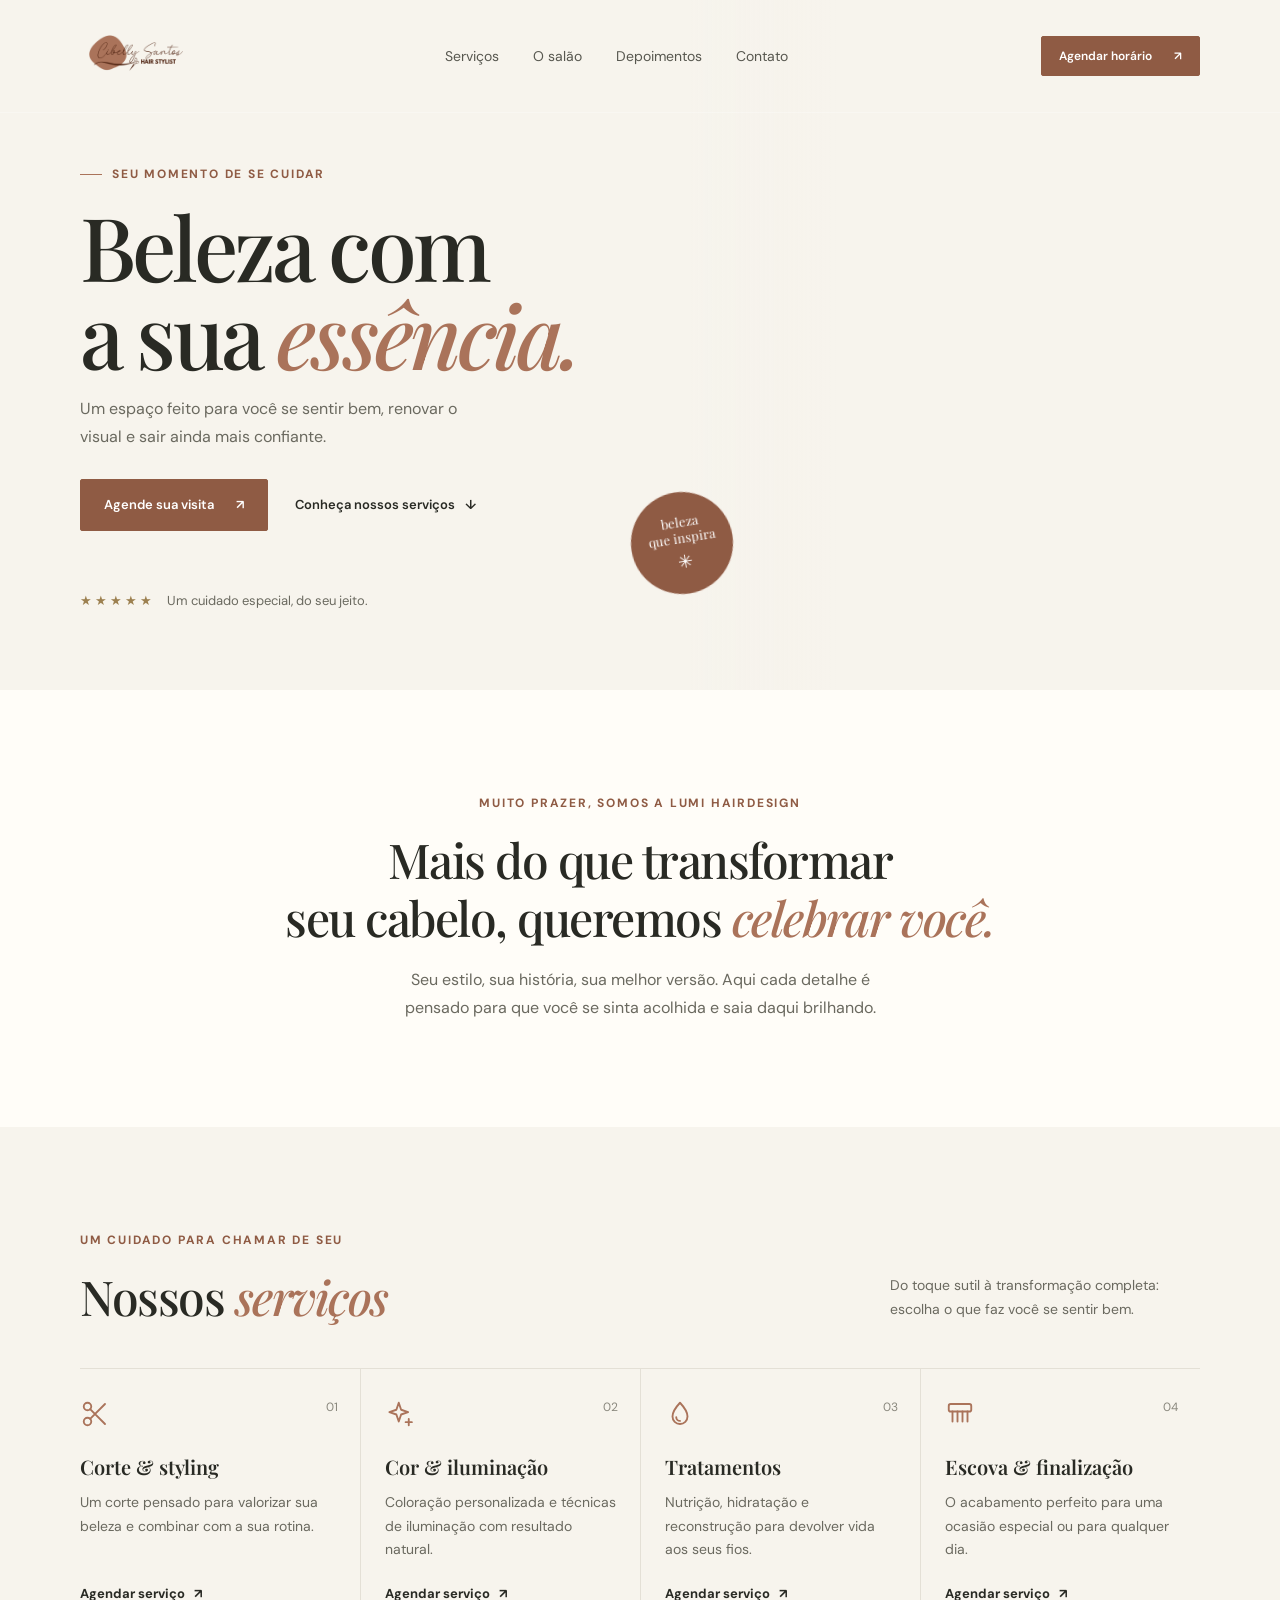
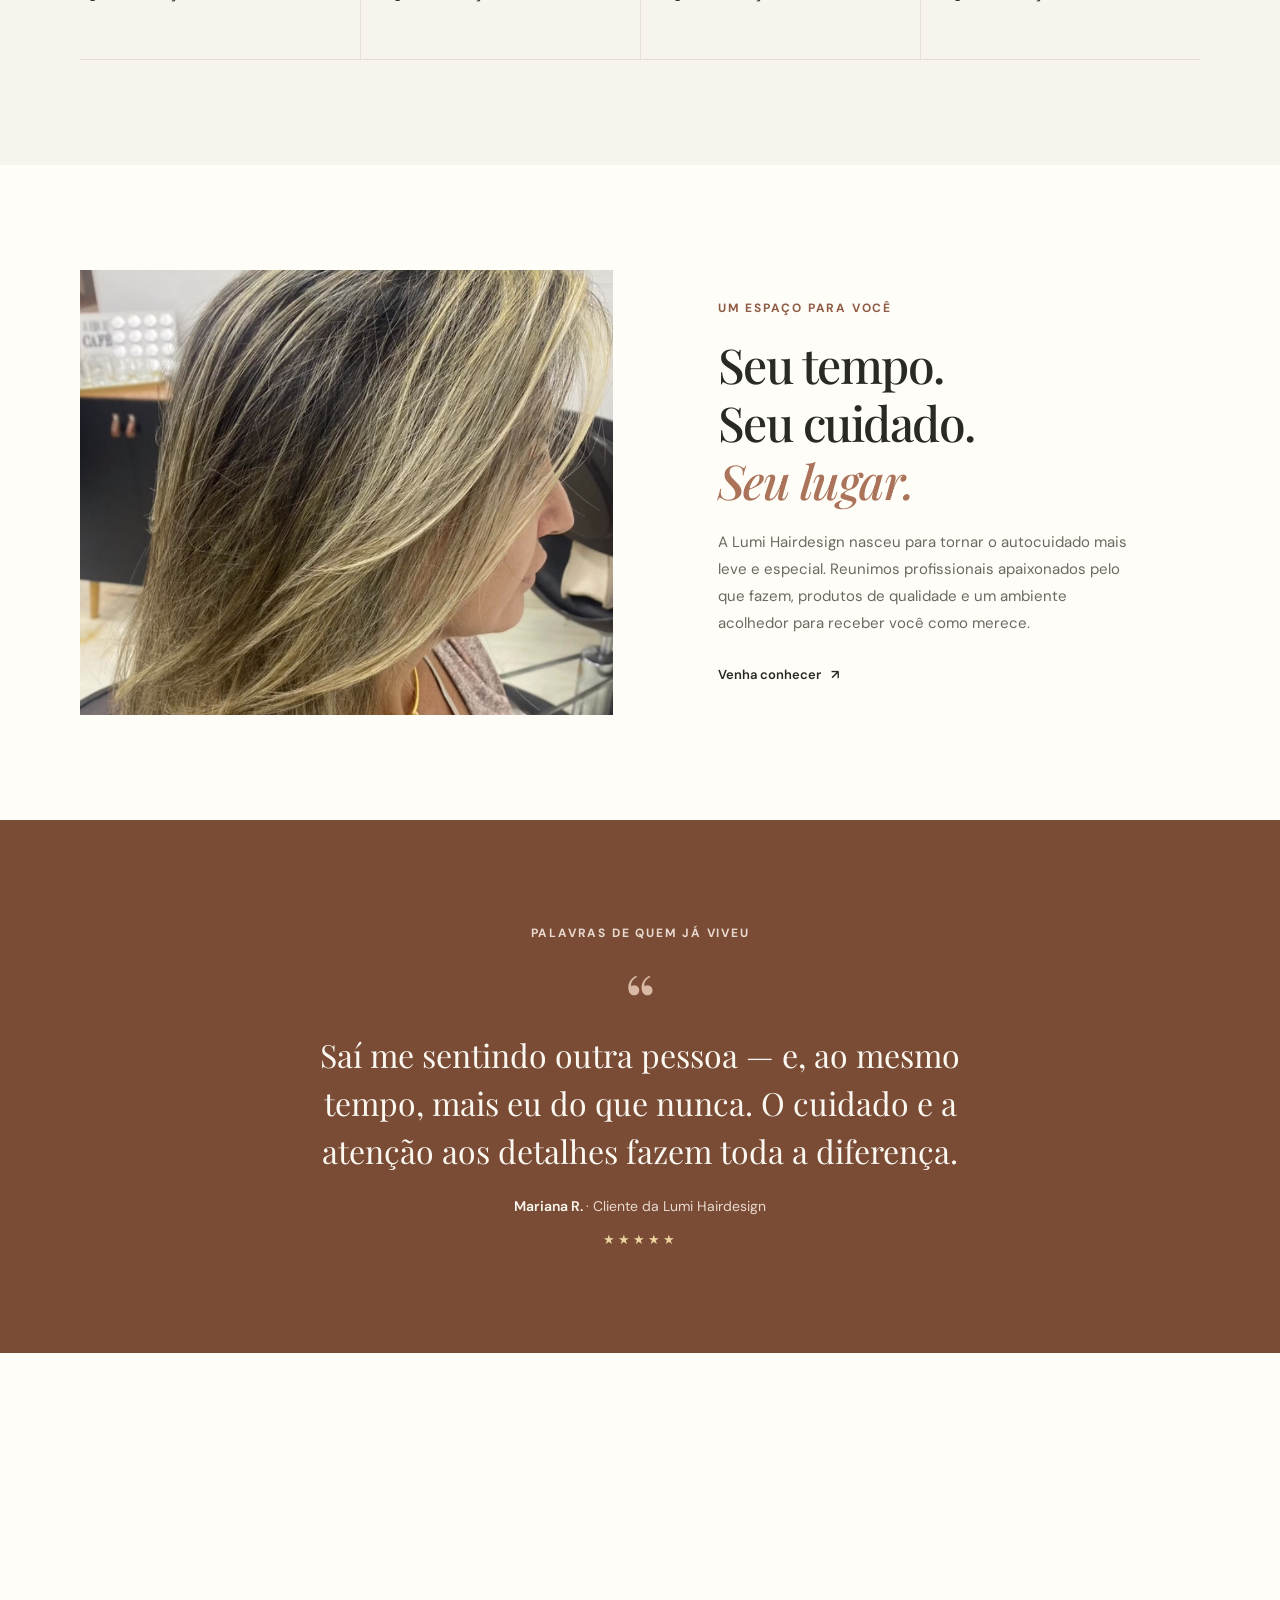
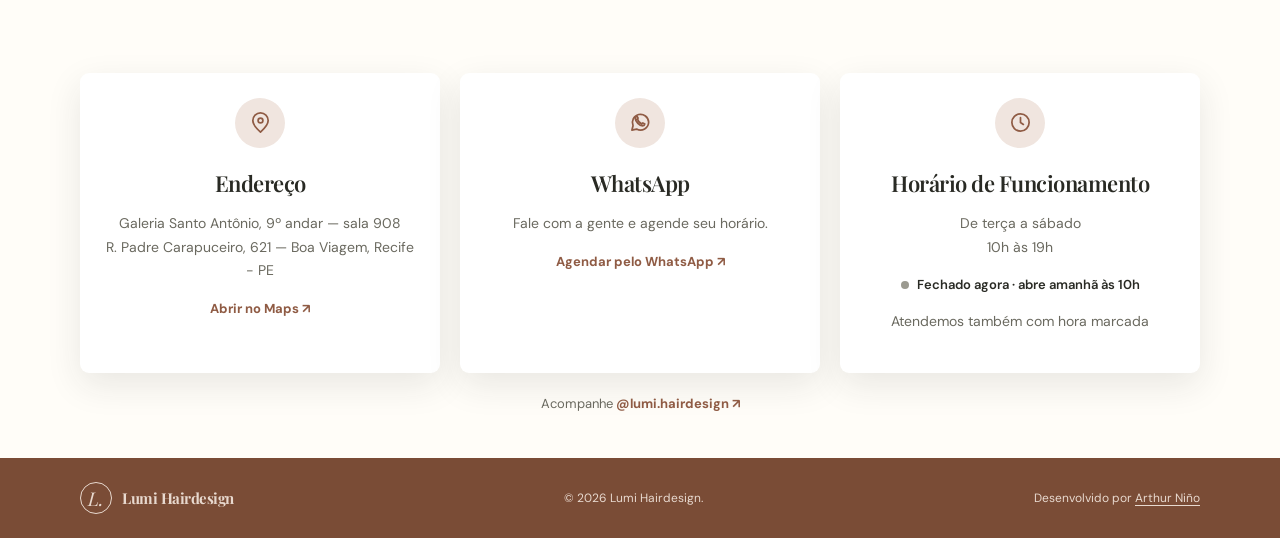
<file: index.html>
<!DOCTYPE html>
<html lang="pt-BR">
<head>
  <meta charset="UTF-8">
  <meta name="viewport" content="width=device-width, initial-scale=1.0">
  <meta name="description" content="Conheça a Lumi Hairdesign: beleza, cuidado e estilo em um só lugar. Agende seu horário.">
  <title>Lumi Hairdesign | Beleza com a sua essência</title>
  <link rel="preconnect" href="https://fonts.googleapis.com">
  <link rel="preconnect" href="https://fonts.gstatic.com" crossorigin>
  <link href="https://fonts.googleapis.com/css2?family=DM+Sans:wght@400;500;600;700&family=Playfair+Display:wght@500;600;700&display=swap" rel="stylesheet">
  <script>document.documentElement.classList.add("js");</script>
  <link rel="stylesheet" href="style.css">
  <link rel="stylesheet" href="styles/header.css">
  <link rel="stylesheet" href="styles/hero.css">
  <link rel="stylesheet" href="styles/sections.css">
  <link rel="stylesheet" href="styles/footer.css">
  <link rel="stylesheet" href="styles/responsive.css">
  <link rel="stylesheet" href="styles/motion.css">
</head>
<body>
  <header class="site-header">
    <nav class="navigation container" aria-label="Navegação principal">
      <a class="brand" href="#inicio" aria-label="Lumi Hairdesign - início">
        <!-- Para trocar o logo: altere o src/alt abaixo e, se preciso, --logo-size em styles/header.css -->
        <img class="header-logo" src="assets/logo.png" alt="Logotipo de Cibelly Santos Hair Stylist">
      </a>
      <div class="nav-links" id="menu">
        <a href="#servicos">Serviços</a>
        <a href="#sobre">O salão</a>
        <a href="#depoimentos">Depoimentos</a>
        <a href="#contato">Contato</a>
      </div>
      <a class="button button-small" href="#contato">Agendar horário <span aria-hidden="true">↗</span></a>
      <button class="menu-toggle" type="button" aria-controls="menu" aria-expanded="false" aria-label="Abrir menu">
        <span></span>
        <span></span>
      </button>
    </nav>
  </header>

  <main>
    <section class="hero" id="inicio">
      <div class="hero-content container">
        <p class="eyebrow"><span></span> Seu momento de se cuidar</p>
        <h1>Beleza com<br>a sua <em>essência.</em></h1>
        <p class="hero-copy">Um espaço feito para você se sentir bem, renovar o visual e sair ainda mais confiante.</p>
        <div class="hero-actions">
          <a class="button" href="#contato">Agende sua visita <span aria-hidden="true">↗</span></a>
          <a class="text-link" href="#servicos">Conheça nossos serviços <span aria-hidden="true">↓</span></a>
        </div>
        <div class="hero-note">
          <span class="note-stars" aria-label="5 estrelas">★★★★★</span>
          <span>Um cuidado especial, do seu jeito.</span>
        </div>
      </div>
      <div class="hero-image" role="img" aria-label="Interior de salão de beleza com cadeira profissional"></div>
      <div class="hero-stamp" aria-hidden="true"><span>beleza<br>que inspira</span><b>✳</b></div>
    </section>

    <section class="intro section-pad">
      <div class="container intro-inner">
        <p class="eyebrow">Muito prazer, somos a Lumi Hairdesign</p>
        <h2>Mais do que transformar<br>seu cabelo, queremos <em>celebrar você.</em></h2>
        <p>Seu estilo, sua história, sua melhor versão. Aqui cada detalhe é pensado para que você se sinta acolhida e saia daqui brilhando.</p>
      </div>
    </section>

    <section class="services section-pad" id="servicos">
      <div class="container">
        <div class="section-heading">
          <div>
            <p class="eyebrow">Um cuidado para chamar de seu</p>
            <h2>Nossos <em>serviços</em></h2>
          </div>
          <p>Do toque sutil à transformação completa: escolha o que faz você se sentir bem.</p>
        </div>
        <div class="service-grid">
          <article class="service-card">
            <span class="service-number">01</span>
            <div class="service-icon" aria-hidden="true">
              <svg viewBox="0 0 24 24"><circle cx="6" cy="6" r="3"/><circle cx="6" cy="18" r="3"/><path d="M8.1 8.1 20 20M8.1 15.9 20 4"/></svg>
            </div>
            <h3>Corte &amp; styling</h3>
            <p>Um corte pensado para valorizar sua beleza e combinar com a sua rotina.</p>
            <a href="#contato" data-whatsapp="Corte &amp; styling" aria-label="Agendar corte e styling">Agendar serviço <span aria-hidden="true">↗</span></a>
          </article>
          <article class="service-card">
            <span class="service-number">02</span>
            <div class="service-icon" aria-hidden="true">
              <svg viewBox="0 0 24 24"><path d="m11 3 1.9 5.6L18.5 10.5l-5.6 1.9L11 18l-1.9-5.6L3.5 10.5l5.6-1.9Z"/><path d="M19 16v5M16.5 18.5h5"/></svg>
            </div>
            <h3>Cor &amp; iluminação</h3>
            <p>Coloração personalizada e técnicas de iluminação com resultado natural.</p>
            <a href="#contato" data-whatsapp="Cor &amp; iluminação" aria-label="Agendar cor e iluminação">Agendar serviço <span aria-hidden="true">↗</span></a>
          </article>
          <article class="service-card">
            <span class="service-number">03</span>
            <div class="service-icon" aria-hidden="true">
              <svg viewBox="0 0 24 24"><path d="M12 3s6 6.4 6 11a6 6 0 0 1-12 0c0-4.6 6-11 6-11Z"/><path d="M9 14.5a3 3 0 0 0 3 3"/></svg>
            </div>
            <h3>Tratamentos</h3>
            <p>Nutrição, hidratação e reconstrução para devolver vida aos seus fios.</p>
            <a href="#contato" data-whatsapp="Tratamentos" aria-label="Agendar tratamento capilar">Agendar serviço <span aria-hidden="true">↗</span></a>
          </article>
          <article class="service-card">
            <span class="service-number">04</span>
            <div class="service-icon" aria-hidden="true">
              <svg viewBox="0 0 24 24"><rect x="3" y="4" width="18" height="6" rx="1.5"/><path d="M6 10v8M10 10v8M14 10v8M18 10v8"/></svg>
            </div>
            <h3>Escova &amp; finalização</h3>
            <p>O acabamento perfeito para uma ocasião especial ou para qualquer dia.</p>
            <a href="#contato" data-whatsapp="Escova &amp; finalização" aria-label="Agendar escova e finalização">Agendar serviço <span aria-hidden="true">↗</span></a>
          </article>
        </div>
      </div>
    </section>

    <section class="about section-pad" id="sobre">
      <div class="container about-grid">
        <div class="about-image">
          <img src="assets/img1.jpg" alt="Resultado de cabelo com mechas loiras feito no salão" loading="lazy">
        </div>
        <div class="about-copy">
          <p class="eyebrow">Um espaço para você</p>
          <h2>Seu tempo.<br>Seu cuidado.<br><em>Seu lugar.</em></h2>
          <p>A Lumi Hairdesign nasceu para tornar o autocuidado mais leve e especial. Reunimos profissionais apaixonados pelo que fazem, produtos de qualidade e um ambiente acolhedor para receber você como merece.</p>
          <a class="text-link" href="#contato">Venha conhecer <span aria-hidden="true">↗</span></a>
        </div>
      </div>
    </section>

    <section class="quote section-pad" id="depoimentos">
      <div class="container quote-inner">
        <p class="eyebrow">Palavras de quem já viveu</p>
        <span class="quote-mark" aria-hidden="true">“</span>
        <blockquote>Saí me sentindo outra pessoa — e, ao mesmo tempo, mais eu do que nunca. O cuidado e a atenção aos detalhes fazem toda a diferença.</blockquote>
        <p class="quote-author">Mariana R. <span>· Cliente da Lumi Hairdesign</span></p>
        <div class="quote-stars" aria-label="5 de 5 estrelas">★★★★★</div>
      </div>
    </section>

    <section class="contact section-pad" id="contato">
      <div class="contact-map">
        <iframe
          title="Mapa da Lumi Hairdesign em Boa Viagem, Recife"
          src="https://maps.google.com/maps?q=R.%20Padre%20Carapuceiro%2C%20621%2C%20Boa%20Viagem%2C%20Recife%20-%20PE&t=&z=15&ie=UTF8&iwloc=&output=embed"
          loading="lazy"
          referrerpolicy="no-referrer-when-downgrade"
          allowfullscreen>
        </iframe>
      </div>
      <div class="container">
        <div class="contact-cards">
          <article class="contact-card">
            <span class="contact-icon" aria-hidden="true">
              <svg viewBox="0 0 24 24"><path d="M20 10c0 5-8 12-8 12S4 15 4 10a8 8 0 1 1 16 0Z"/><circle cx="12" cy="10" r="2.5"/></svg>
            </span>
            <h2>Endereço</h2>
            <p>Galeria Santo Antônio, 9º andar — sala 908<br>R. Padre Carapuceiro, 621 — Boa Viagem, Recife - PE</p>
            <a href="https://www.google.com/maps/search/?api=1&query=R.%20Padre%20Carapuceiro%2C%20621%2C%20Boa%20Viagem%2C%20Recife%20-%20PE" target="_blank" rel="noopener noreferrer">Abrir no Maps <span aria-hidden="true">↗</span></a>
          </article>
          <article class="contact-card">
            <span class="contact-icon" aria-hidden="true">
              <svg viewBox="0 0 24 24"><path d="M20.5 11.5a8.5 8.5 0 0 1-12.6 7.4L3 20l1.2-4.7A8.5 8.5 0 1 1 20.5 11.5Z"/><path d="M9 8.5c.5 2.5 2 4 4.5 5l1-1 2 1c-.2 1.3-1 2-2.2 2-3.5-.3-7.5-4.3-7.8-7.8 0-1.2.7-2 2-2.2l1 2-1 1Z"/></svg>
            </span>
            <h2>WhatsApp</h2>
            <p>Fale com a gente e agende seu horário.</p>
            <a href="https://wa.me/558197445717" data-whatsapp="" target="_blank" rel="noopener noreferrer">Agendar pelo WhatsApp <span aria-hidden="true">↗</span></a>
          </article>
          <article class="contact-card">
            <span class="contact-icon" aria-hidden="true">
              <svg viewBox="0 0 24 24"><circle cx="12" cy="12" r="9"/><path d="M12 7v5l3 2"/></svg>
            </span>
            <h2>Horário de Funcionamento</h2>
            <p>De terça a sábado<br>10h às 19h</p>
            <p class="open-status" data-open-status hidden></p>
            <p>Atendemos também com hora marcada</p>
          </article>
        </div>
        <p class="contact-social">Acompanhe <a href="https://instagram.com/lumi.hairdesign" target="_blank" rel="noopener noreferrer">@lumi.hairdesign <span aria-hidden="true">↗</span></a></p>
      </div>
    </section>
  </main>

  <footer class="site-footer">
    <div class="container footer-inner">
      <a class="brand" href="#inicio">
        <span class="brand-mark">L.</span>
        <span class="brand-name"><strong>Lumi Hairdesign</strong></span>
      </a>
      <p>© 2026 Lumi Hairdesign.</p>
      <p>Desenvolvido por <a href="https://www.linkedin.com/in/arthur-ni%C3%B1o-09b689239/" target="_blank" rel="noopener noreferrer">Arthur Niño</a></p>
    </div>
  </footer>

  <a class="whatsapp-float" href="https://wa.me/558197445717" data-whatsapp="" target="_blank" rel="noopener noreferrer" aria-label="Agendar pelo WhatsApp" title="Agendar pelo WhatsApp">
    <svg viewBox="0 0 24 24" aria-hidden="true"><path d="M20.5 11.5a8.5 8.5 0 0 1-12.6 7.4L3 20l1.2-4.7A8.5 8.5 0 1 1 20.5 11.5Z"/><path d="M9 8.5c.5 2.5 2 4 4.5 5l1-1 2 1c-.2 1.3-1 2-2.2 2-3.5-.3-7.5-4.3-7.8-7.8 0-1.2.7-2 2-2.2l1 2-1 1Z"/></svg>
  </a>

  <script src="script.js" defer></script>
</body>
</html>
</file>
<file: style.css>
:root {
  --cream: #f7f4ed;
  --paper: #fffdf8;
  --ink: #292a24;
  --muted: #6a695f;
  --bege: #aa735a;
  --bege-text: #8f5b44;
  --begedark: #7a4c36;
  --line: #e4e0d6;
  --on-dark: #f9f7f0;
  --on-dark-muted: #e8d9cf;
  --serif: "Playfair Display", Georgia, serif;
  --sans: "DM Sans", Arial, sans-serif;
}

* {
  box-sizing: border-box;
}

html {
  scroll-behavior: smooth;
}

section[id] {
  scroll-margin-top: 80px;
}

body {
  margin: 0;
  color: var(--ink);
  background: var(--paper);
  font-family: var(--sans);
  font-size: 16px;
  -webkit-font-smoothing: antialiased;
}

a {
  color: inherit;
  text-decoration: none;
}

a:focus-visible,
button:focus-visible {
  outline: 2px solid var(--bege-text);
  outline-offset: 3px;
}

.container {
  width: min(1120px, calc(100% - 64px));
  margin: 0 auto;
}

.button {
  display: inline-flex;
  min-height: 52px;
  align-items: center;
  justify-content: center;
  gap: 22px;
  padding: 0 23px;
  border: 1px solid var(--bege-text);
  border-radius: 2px;
  color: #fff;
  background: var(--bege-text);
  font-size: 13px;
  font-weight: 600;
  white-space: nowrap;
  transition: background .2s ease, color .2s ease;
}

.button:hover {
  color: var(--begedark);
  background: transparent;
}

h1,
h2,
h3,
p {
  margin-top: 0;
}

h1,
h2 {
  font-family: var(--serif);
  font-weight: 500;
}

h1 em,
h2 em {
  color: var(--bege);
  font-weight: 500;
}

.text-link {
  display: inline-flex;
  align-items: center;
  gap: 10px;
  color: var(--ink);
  font-size: 13px;
  font-weight: 600;
  white-space: nowrap;
}
</file>
<file: styles/header.css>
.site-header {
  --logo-size: 112px;

  position: fixed;
  z-index: 50;
  top: 0;
  right: 0;
  left: 0;
  border-bottom: 1px solid rgba(255, 255, 255, .28);
  transition: background .3s ease, border-color .3s ease, box-shadow .3s ease;
}

.site-header.is-scrolled,
.site-header.menu-open {
  --logo-size: 72px;

  border-bottom-color: var(--line);
  background: rgba(247, 244, 237, .94);
}

.site-header.is-scrolled {
  box-shadow: 0 8px 28px rgba(41, 42, 36, .07);
}

@supports (backdrop-filter: blur(1px)) {
  .site-header.is-scrolled {
    background: rgba(247, 244, 237, .82);
    backdrop-filter: blur(12px);
  }
}

.navigation,
.brand,
.nav-links {
  display: flex;
  align-items: center;
}

.navigation {
  min-height: 84px;
  justify-content: space-between;
}

.brand {
  gap: 10px;
}

/* Para trocar o logo: altere o src da imagem no index.html e ajuste --logo-size acima. */
.header-logo {
  display: block;
  width: var(--logo-size);
  height: var(--logo-size);
  object-fit: contain;
  transition: width .3s ease, height .3s ease;
}

.brand-mark {
  display: grid;
  width: 36px;
  height: 36px;
  place-items: center;
  border: 1px solid currentColor;
  border-radius: 50%;
  font-family: var(--serif);
  font-size: 19px;
  font-style: italic;
}

.brand-name {
  font-family: var(--serif);
  font-size: 18px;
  letter-spacing: -.5px;
}

.brand-name strong {
  font-weight: 700;
}

.nav-links {
  gap: 34px;
  color: #57574f;
  font-size: 14px;
}

.nav-links a,
.text-link,
.service-card a {
  transition: color .2s ease;
}

.nav-links a {
  padding: 6px 0;
  border-bottom: 1px solid transparent;
  transition: color .2s ease, border-color .2s ease;
}

.nav-links a:hover,
.text-link:hover,
.service-card a:hover {
  color: var(--bege-text);
}

.nav-links a[aria-current] {
  border-bottom-color: var(--bege);
  color: var(--bege-text);
}

.button-small {
  min-height: 40px;
  padding: 0 17px;
  font-size: 12px;
}

/* Botão do menu: só aparece no mobile e só com JavaScript (ver responsive.css). */
.menu-toggle {
  position: relative;
  display: none;
  width: 44px;
  height: 44px;
  padding: 0;
  border: 1px solid var(--line);
  border-radius: 2px;
  background: transparent;
  cursor: pointer;
}

.menu-toggle span {
  position: absolute;
  right: 12px;
  left: 12px;
  height: 1.5px;
  background: var(--ink);
  transition: top .25s ease, transform .25s ease;
}

.menu-toggle span:first-child {
  top: 16px;
}

.menu-toggle span:last-child {
  top: 26px;
}

.menu-open .menu-toggle span:first-child {
  top: 21px;
  transform: rotate(45deg);
}

.menu-open .menu-toggle span:last-child {
  top: 21px;
  transform: rotate(-45deg);
}
</file>
<file: styles/hero.css>
.hero {
  position: relative;
  display: flex;
  min-height: 690px;
  align-items: center;
  overflow: hidden;
  background: var(--cream);
}

.hero-content {
  position: relative;
  z-index: 2;
  padding-top: 85px;
}

.hero .eyebrow {
  display: flex;
  align-items: center;
  gap: 10px;
}

.hero .eyebrow span {
  width: 22px;
  height: 1px;
  background: var(--bege);
}

.hero h1 {
  max-width: 600px;
  margin-bottom: 18px;
  font-size: clamp(58px, 7vw, 88px);
  letter-spacing: -3.8px;
  line-height: .99;
}

.hero-copy {
  max-width: 400px;
  margin-bottom: 28px;
  color: var(--muted);
  font-size: 16px;
  line-height: 1.75;
}

.hero-actions {
  display: flex;
  align-items: center;
  gap: 27px;
}

.hero-note {
  display: flex;
  align-items: center;
  gap: 12px;
  margin-top: 61px;
  color: var(--muted);
  font-size: 13px;
}

.hero-image {
  position: absolute;
  top: 0;
  right: 0;
  bottom: 0;
  width: 46%;
  background: linear-gradient(90deg, rgba(247, 244, 237, .12), transparent 25%), url("https://images.unsplash.com/photo-1521590832167-7bcbfaa6381f?auto=format&fit=crop&w=1400&q=85") center 40% / cover;
}

.hero-stamp {
  position: absolute;
  z-index: 2;
  right: calc(46% - 43px);
  bottom: 95px;
  display: flex;
  width: 104px;
  height: 104px;
  flex-direction: column;
  align-items: center;
  justify-content: center;
  border: 1px solid rgba(255, 253, 248, .9);
  border-radius: 50%;
  color: #fff;
  background: var(--bege-text);
  font-family: var(--serif);
  font-size: 13px;
  line-height: 1.25;
  text-align: center;
  transform: rotate(-9deg);
}

.hero-stamp b {
  margin-top: 4px;
  font-size: 18px;
  font-weight: 400;
}
</file>
<file: styles/sections.css>
.eyebrow {
  margin: 0 0 20px;
  color: var(--bege-text);
  font-size: 12px;
  font-weight: 700;
  letter-spacing: 1.8px;
  text-transform: uppercase;
}

.note-stars,
.quote-stars {
  color: #9c8050;
  letter-spacing: 3px;
}

.section-pad {
  padding: 105px 0;
}

.intro {
  text-align: center;
}

.intro-inner {
  max-width: 760px;
}

.intro h2,
.section-heading h2,
.about h2 {
  margin-bottom: 20px;
  font-size: clamp(36px, 4vw, 48px);
  letter-spacing: -1.5px;
  line-height: 1.2;
}

.intro-inner > p:last-child {
  max-width: 520px;
  margin: 0 auto;
  color: var(--muted);
  font-size: 16px;
  line-height: 1.75;
}

.services {
  background: var(--cream);
}

.section-heading {
  display: flex;
  align-items: end;
  justify-content: space-between;
  margin-bottom: 42px;
}

.section-heading h2 {
  margin-bottom: 0;
}

.section-heading > p {
  max-width: 310px;
  margin-bottom: 4px;
  color: var(--muted);
  font-size: 14px;
  line-height: 1.7;
}

.service-grid {
  display: grid;
  grid-template-columns: repeat(4, 1fr);
  border-top: 1px solid var(--line);
  border-bottom: 1px solid var(--line);
}

.service-card {
  position: relative;
  min-height: 290px;
  padding: 30px 24px 25px 0;
}

.service-card + .service-card {
  padding-left: 24px;
  border-left: 1px solid var(--line);
}

.service-number {
  position: absolute;
  top: 30px;
  right: 22px;
  color: #8a887e;
  font-size: 12px;
}

.service-icon {
  margin-bottom: 24px;
  color: var(--bege);
}

.service-icon svg {
  display: block;
  width: 30px;
  height: 30px;
  fill: none;
  stroke: currentColor;
  stroke-linecap: round;
  stroke-linejoin: round;
  stroke-width: 1.5;
}

.service-card h3 {
  margin-bottom: 11px;
  font-family: var(--serif);
  font-size: 20px;
  font-weight: 600;
}

.service-card p {
  min-height: 5.1em;
  margin-bottom: 20px;
  color: var(--muted);
  font-size: 14px;
  line-height: 1.7;
}

.service-card a {
  display: inline-flex;
  gap: 9px;
  font-size: 13px;
  font-weight: 700;
}

.about-grid {
  display: grid;
  grid-template-columns: 1.05fr .95fr;
  align-items: center;
  gap: 105px;
}

.about-image {
  position: relative;
  min-height: 445px;
  overflow: hidden;
}

.about-image img {
  position: absolute;
  inset: 0;
  width: 100%;
  height: 100%;
  object-fit: cover;
  object-position: center 42%;
}

.about-copy {
  max-width: 420px;
}

.about-copy > p:not(.eyebrow) {
  margin-bottom: 26px;
  color: var(--muted);
  font-size: 15px;
  line-height: 1.8;
}

.quote {
  color: var(--on-dark);
  background: var(--begedark);
  text-align: center;
}

.quote .eyebrow {
  color: var(--on-dark-muted);
}

.quote-inner {
  max-width: 700px;
}

.quote-mark {
  display: block;
  height: 55px;
  color: #d9b9a6;
  font-family: var(--serif);
  font-size: 78px;
  line-height: 1;
}

.quote blockquote {
  margin: 15px 0 22px;
  font-family: var(--serif);
  font-size: clamp(23px, 3vw, 32px);
  line-height: 1.5;
}

.quote-author {
  margin-bottom: 16px;
  font-size: 14px;
  font-weight: 600;
}

.quote-author span {
  color: var(--on-dark-muted);
  font-weight: 400;
}

.quote-stars {
  color: #ecd3a0;
  font-size: 13px;
}

.contact {
  padding: 0 0 46px;
  background: var(--paper);
}

.contact-map {
  width: calc(100% - 24px);
  height: 400px;
  margin: 0 auto;
  overflow: hidden;
  border-radius: 8px;
}

.contact-map iframe {
  display: block;
  width: 100%;
  height: 100%;
  border: 0;
}

.contact-cards {
  position: relative;
  display: grid;
  grid-template-columns: repeat(3, minmax(0, 1fr));
  gap: 20px;
  margin-top: -80px;
}

.contact-card {
  min-height: 220px;
  padding: 25px 22px;
  border-radius: 9px;
  background: #fff;
  box-shadow: 0 12px 35px rgba(41, 42, 36, .1);
  text-align: center;
  transition: transform .25s ease, box-shadow .25s ease;
}

.contact-card:hover {
  box-shadow: 0 18px 42px rgba(41, 42, 36, .14);
  transform: translateY(-3px);
}

.contact-icon {
  display: grid;
  width: 50px;
  height: 50px;
  margin: 0 auto 20px;
  place-items: center;
  border-radius: 50%;
  color: var(--bege-text);
  background: #f0e5df;
}

.contact-icon svg {
  width: 23px;
  height: 23px;
  fill: none;
  stroke: currentColor;
  stroke-linecap: round;
  stroke-linejoin: round;
  stroke-width: 1.8;
}

.contact-card h2 {
  margin-bottom: 14px;
  font-family: var(--serif);
  font-size: 22px;
  font-weight: 600;
  letter-spacing: -.5px;
}

.contact-card p {
  margin-bottom: 14px;
  color: var(--muted);
  font-size: 14px;
  line-height: 1.7;
}

.contact-card a,
.contact-social a {
  color: var(--bege-text);
  font-size: 13px;
  font-weight: 700;
}

.contact-card a:hover,
.contact-social a:hover {
  color: var(--begedark);
}

.contact-card .open-status {
  display: inline-flex;
  align-items: center;
  gap: 8px;
  margin-bottom: 14px;
  color: var(--ink);
  font-size: 13px;
  font-weight: 600;
}

.contact-card .open-status[hidden] {
  display: none;
}

.open-status::before {
  width: 8px;
  height: 8px;
  flex: none;
  border-radius: 50%;
  background: #9b9a90;
  content: "";
}

.open-status.is-open::before {
  background: #3f8a58;
  box-shadow: 0 0 0 4px rgba(63, 138, 88, .18);
}

.contact-social {
  margin: 22px 0 0;
  color: var(--muted);
  font-size: 13px;
  text-align: center;
}

.whatsapp-float {
  position: fixed;
  z-index: 40;
  right: 20px;
  bottom: 20px;
  display: grid;
  width: 56px;
  height: 56px;
  place-items: center;
  border-radius: 50%;
  color: #fff;
  background: var(--bege-text);
  box-shadow: 0 10px 28px rgba(41, 42, 36, .25);
  opacity: 0;
  pointer-events: none;
  transform: translateY(12px);
  transition: opacity .3s ease, transform .3s ease, background .2s ease, visibility .3s;
  visibility: hidden;
}

.whatsapp-float.is-visible {
  opacity: 1;
  pointer-events: auto;
  transform: none;
  visibility: visible;
}

.whatsapp-float:hover {
  background: var(--begedark);
}

.whatsapp-float svg {
  width: 26px;
  height: 26px;
  fill: none;
  stroke: currentColor;
  stroke-linecap: round;
  stroke-linejoin: round;
  stroke-width: 1.8;
}
</file>
<file: styles/footer.css>
.site-footer {
  padding: 24px 0;
  color: var(--on-dark-muted);
  background: var(--begedark);
}

.site-footer a:focus-visible {
  outline-color: #fff;
}

.footer-inner {
  display: flex;
  align-items: center;
  justify-content: space-between;
}

.footer-inner .brand-mark {
  width: 32px;
  height: 32px;
}

.footer-inner .brand-name {
  font-size: 15px;
}

.footer-inner > p {
  margin: 0;
  color: var(--on-dark-muted);
  font-size: 12px;
}

.footer-inner > p a {
  text-decoration: underline;
  text-underline-offset: 3px;
}
</file>
<file: styles/responsive.css>
@media (max-width: 900px) {
  .nav-links {
    gap: 18px;
  }

  .hero {
    min-height: 620px;
  }

  .hero-image {
    width: 43%;
  }

  .hero-stamp {
    right: calc(43% - 42px);
  }

  .service-grid {
    grid-template-columns: repeat(2, 1fr);
  }

  .service-card:nth-child(3) {
    padding-left: 0;
    border-left: 0;
  }

  .service-card:nth-child(n + 3) {
    border-top: 1px solid var(--line);
  }

  .about-grid {
    gap: 55px;
  }
}

/* Tablet: o texto do hero não pode invadir a coluna da foto nem o selo. */
@media (min-width: 651px) and (max-width: 899px) {
  .hero-content {
    padding-right: 46%;
  }

  .hero-actions {
    flex-direction: column;
    align-items: flex-start;
    gap: 16px;
  }
}

@media (max-width: 650px) {
  .container {
    width: min(100% - 40px, 480px);
  }

  .site-header {
    --logo-size: 76px;
  }

  .site-header.is-scrolled,
  .site-header.menu-open {
    --logo-size: 60px;
  }

  .navigation {
    min-height: 70px;
    gap: 10px;
  }

  .brand {
    margin-right: auto;
  }

  .button-small {
    min-height: 40px;
    padding: 0 13px;
    font-size: 12px;
  }

  /* Menu mobile: painel que desce do cabeçalho. O botão só existe com JavaScript. */
  .js .menu-toggle {
    display: block;
  }

  .nav-links {
    position: absolute;
    top: 100%;
    right: 0;
    left: 0;
    flex-direction: column;
    align-items: stretch;
    gap: 0;
    padding: 6px 20px 18px;
    border-bottom: 1px solid var(--line);
    background: var(--cream);
    box-shadow: 0 18px 30px rgba(41, 42, 36, .1);
    font-size: 17px;
    opacity: 0;
    transform: translateY(-8px);
    transition: opacity .25s ease, transform .25s ease, visibility .25s;
    visibility: hidden;
  }

  .menu-open .nav-links {
    opacity: 1;
    transform: none;
    visibility: visible;
  }

  .nav-links a {
    padding: 15px 0;
    border-bottom: 1px solid var(--line);
  }

  .nav-links a:last-child {
    border-bottom: 0;
  }

  .nav-links a[aria-current] {
    border-bottom-color: var(--line);
  }

  /* A altura segue o conteúdo; o padding inferior reserva o espaço da foto (340px) + respiro. */
  .hero {
    min-height: 0;
    align-items: flex-start;
    padding-bottom: 400px;
  }

  .hero-content {
    padding-top: 130px;
  }

  .hero-actions {
    flex-wrap: wrap;
    gap: 18px 24px;
  }

  .hero h1 {
    font-size: clamp(56px, 15vw, 72px);
    letter-spacing: -2.7px;
  }

  .hero-copy {
    max-width: 340px;
  }

  .hero-image {
    top: auto;
    width: 100%;
    height: 340px;
    background-position: center 42%;
  }

  .hero-image::before {
    position: absolute;
    inset: 0;
    background: linear-gradient(180deg, var(--cream), transparent 25%);
    content: "";
  }

  .hero-stamp {
    right: 23px;
    bottom: 275px;
    width: 84px;
    height: 84px;
    font-size: 11px;
  }

  .hero-note {
    margin-top: 27px;
  }

  .section-pad {
    padding: 75px 0;
  }

  .intro h2,
  .section-heading h2,
  .about h2 {
    font-size: 37px;
  }

  .section-heading {
    display: block;
    margin-bottom: 30px;
  }

  .section-heading > p {
    margin-top: 16px;
  }

  .service-card {
    min-height: 270px;
    padding-right: 14px;
  }

  .service-card + .service-card {
    padding-left: 15px;
  }

  .service-card:nth-child(3) {
    padding-left: 0;
  }

  .service-card:nth-child(2n + 1) {
    border-left: 0;
  }

  .service-card:nth-child(2n) {
    border-left: 1px solid var(--line);
  }

  .service-card h3 {
    font-size: 18px;
  }

  .service-card p {
    min-height: 8em;
  }

  .service-number {
    right: 12px;
  }

  .about-grid {
    grid-template-columns: 1fr;
    gap: 45px;
  }

  .about-image {
    min-height: 350px;
  }

  .contact-map {
    width: calc(100% - 16px);
    height: 300px;
  }

  .contact-cards {
    grid-template-columns: 1fr;
    gap: 14px;
    margin-top: -35px;
  }

  .contact-card {
    min-height: 0;
    padding: 24px 18px;
  }

  .whatsapp-float {
    right: 16px;
    bottom: 16px;
  }

  .footer-inner {
    flex-wrap: wrap;
    gap: 16px;
  }

  .footer-inner > p:last-child {
    width: 100%;
  }
}

@media (max-width: 400px) {
  .button-small span {
    display: none;
  }
}

@media (prefers-reduced-motion: reduce) {
  html {
    scroll-behavior: auto;
  }

  *,
  *::before,
  *::after {
    transition-duration: .01ms !important;
  }
}
</file>
<file: styles/motion.css>
/*
  Animações de entrada. Só vale para quem não pediu menos movimento
  no sistema (prefers-reduced-motion). A revelação ao rolar só liga quando o
  script.js adiciona .reveal-ready ao <html>; se o JavaScript falhar, nada fica escondido.
  Usa a propriedade `translate` (e não `transform`) para não brigar com os
  transforms que já existem, como o do selo do hero e o hover dos cards.
*/

@keyframes rise {
  from {
    opacity: 0;
    translate: 0 18px;
  }
}

@keyframes fade {
  from {
    opacity: 0;
  }
}

@media (prefers-reduced-motion: no-preference) {
  /* Hero: entrada só com CSS, assim aparece logo, sem esperar o JavaScript. */
  .hero-content > * {
    animation: rise .8s cubic-bezier(.2, .7, .2, 1) both;
  }

  .hero-content > :nth-child(2) {
    animation-delay: .08s;
  }

  .hero-content > :nth-child(3) {
    animation-delay: .16s;
  }

  .hero-content > :nth-child(4) {
    animation-delay: .24s;
  }

  .hero-content > :nth-child(5) {
    animation-delay: .32s;
  }

  .hero-image {
    animation: fade 1.2s ease both;
  }

  .hero-stamp {
    animation: fade 1s .6s ease both;
  }

  /* Demais seções: aparecem ao entrar na tela*/
  .reveal-ready [data-reveal] {
    opacity: 0;
    translate: 0 22px;
    transition: opacity .7s ease, translate .7s cubic-bezier(.2, .7, .2, 1);
    transition-delay: var(--reveal-delay, 0s);
  }

  .reveal-ready [data-reveal].is-visible {
    opacity: 1;
    translate: 0 0;
  }
}

@media print {
  [data-reveal] {
    opacity: 1 !important;
    translate: none !important;
  }
}
</file>
